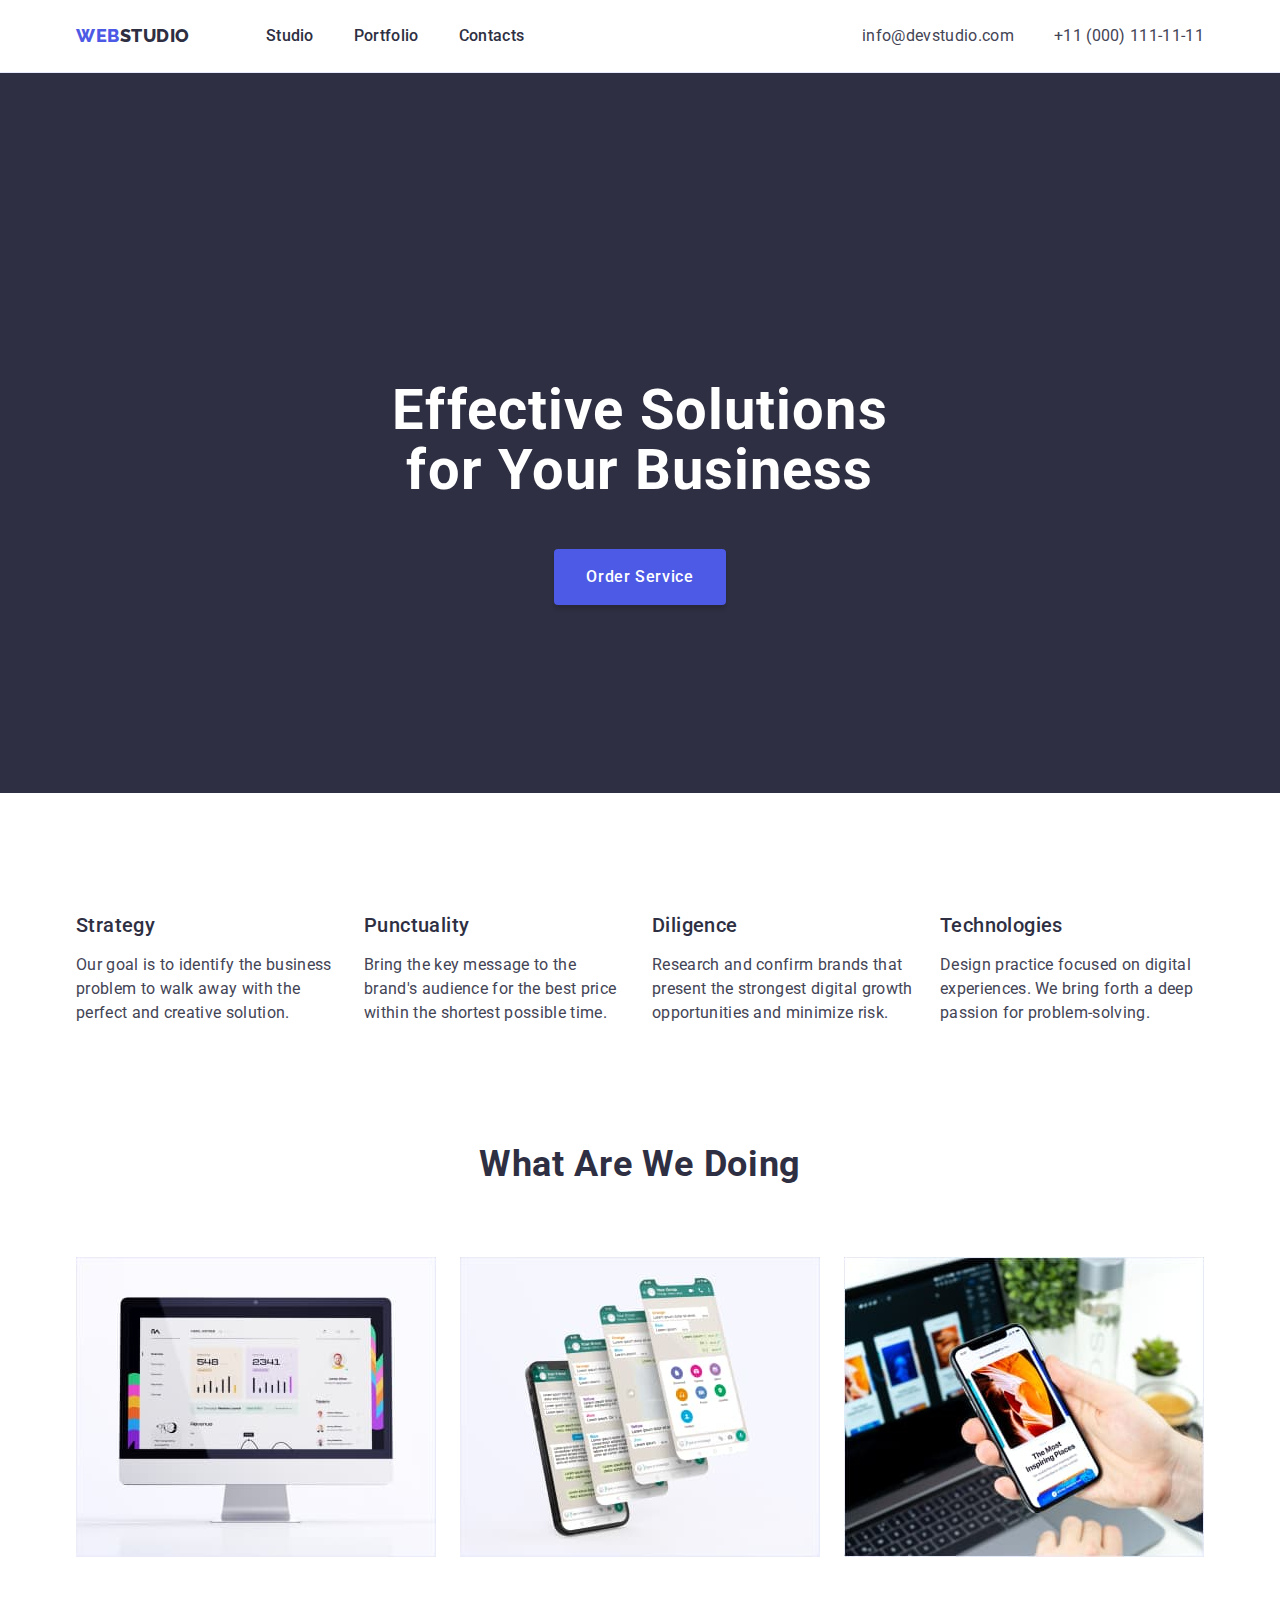
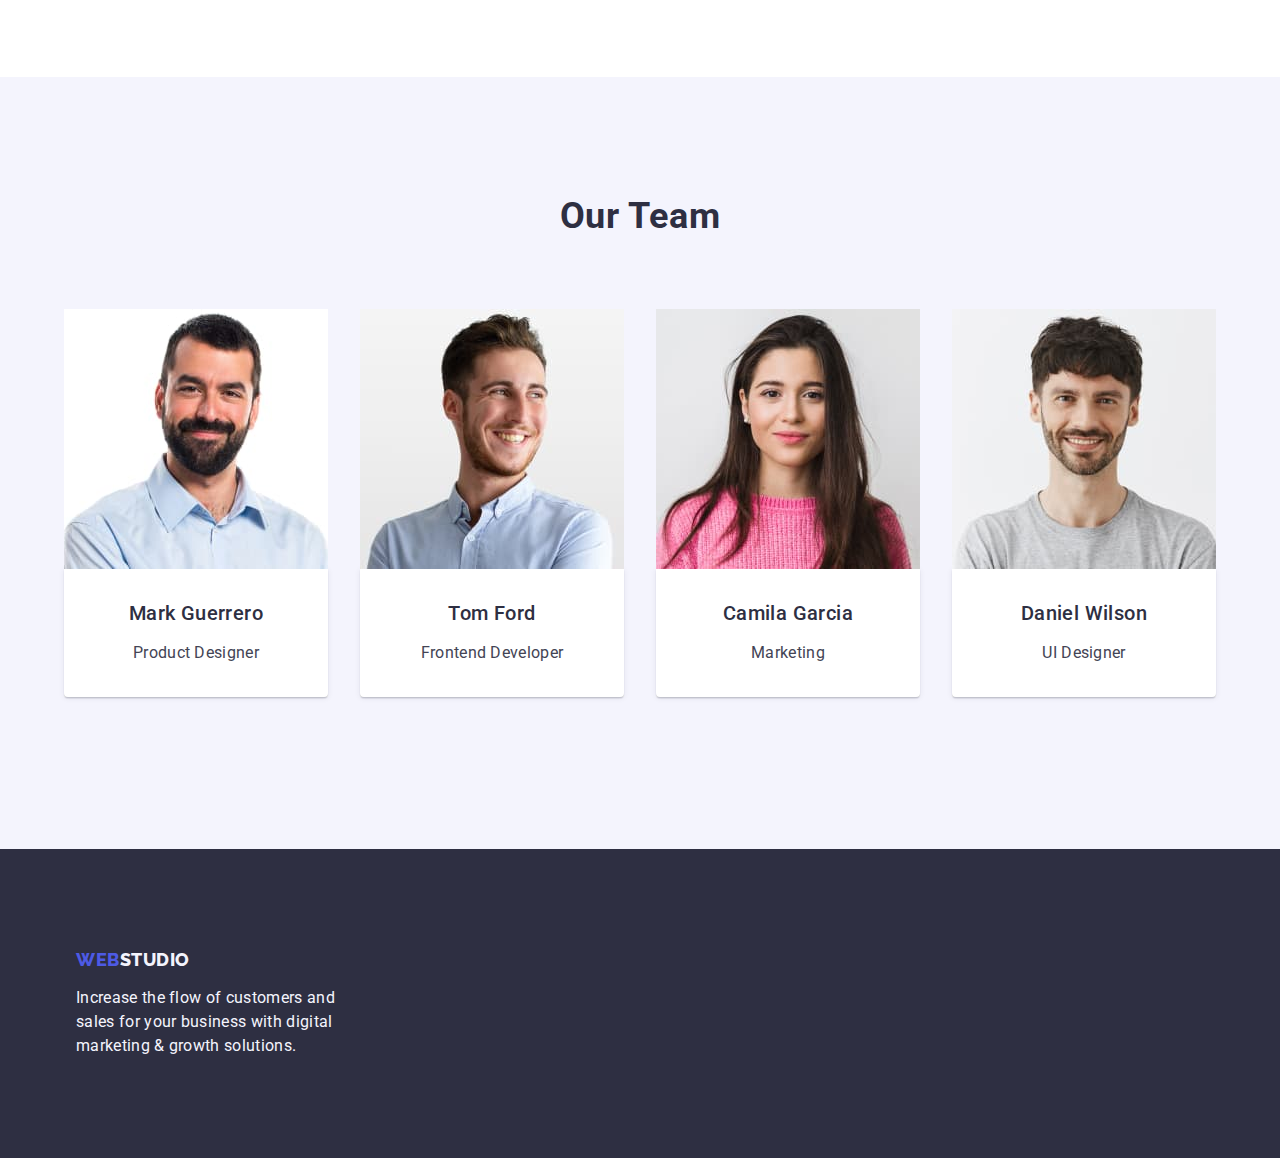
<file: index.html>
<!DOCTYPE html>
<html lang="en">
<head>
    <meta charset="UTF-8">
    <meta http-equiv="X-UA-Compatible" content="IE=edge">
    <meta name="viewport" content="width=device-width, initial-scale=1.0">
    <title>Document</title>
      <!--Normalize-->
    <link rel="stylesheet" href="https://cdn.jsdelivr.net/npm/modern-normalize@2.0.0/modern-normalize.min.css">
    
    <link rel="preconnect" href="https://fonts.googleapis.com">
    <link rel="preconnect" href="https://fonts.gstatic.com" crossorigin>
    <link href="https://fonts.googleapis.com/css2?family=Raleway:wght@800&family=Roboto:wght@400;500;700&display=swap" rel="stylesheet">
    <!--Custom style-->
    <link  rel="stylesheet" href="./css/styles.css"/> 
  
</head>

<body>
    
    <header class="header-border"> 
        <div class="container header-container">
            <nav class="header-nav">
              <a class="logo link" href="./index.html"> Web<span class="logo-studio">Studio</span> </a>
              <ul class="list header-list">
                <li>
                    <a class="nav-list link" href="./index.html"> Studio</a>
                </li>
                <li>
                    <a class="nav-list link" href="./portfolio.html"> Portfolio</a>
                </li>
                <li>
                    <a class="nav-list link" href=""> Contacts </a>
                </li>
              </ul>
            </nav>
            <address class="address link ">
                <ul class="list header-adress">
                    <li class="address">
                        <a class="link address-link" href="mailto:info@devstudio.com"> info@devstudio.com</a>
                    </li>
                    <li class="address">
                        <a class="link address-link" href="tel:+110001111111"> +11 (000) 111-11-11</a>
                    </li>
                </ul>
              </address>
        </div>
    
       </header> 

   <main>
     <!--Hero-->
     <section class="hero section"> 
        <div class="container section-one">
            <h1 class="main-title">Effective Solutions for Your Business</h1>
            <button class="button-title" type="button"> Order Service </button>
        </div>
     </section>

     <!--Section 1-->
     <section class="section-one section">
        <div class="container">
            <h2 class="visually-hidden"> section1</h2>
            <ul class="list description">
                <li class="description-list">
                    <h3 class="third-title section-one-title"> Strategy</h3>
                    <p class="paragraph">
                        Our goal is to identify the business problem to walk away with the perfect and creative solution.
                    </p>
                </li>
                <li class="description-list">
                    <h3 class="third-title section-one-title">Punctuality</h3>
                    <p class="paragraph">
                        Bring the key message to the brand's audience for the best price within the shortest possible time.
                    </p>
                </li>
                <li class="description-list">
                    <h3 class="third-title section-one-title"> Diligence </h3>
                    <p class="paragraph"> Research and confirm brands that present the strongest digital growth opportunities and minimize risk. </p>
                </li>
                <li class="description-list">
                    <h3 class="third-title section-one-title"> Technologies</h3>
                    <p class="paragraph"> Design practice focused on digital experiences. We bring forth a deep passion for problem-solving.</p>
                </li>
            </ul>
        </div>

     </section>

     <!--Section 2-->
     <section class="section">
        <div class="container">
            <h2 class="second-title work-title"> What are we doing </h2>
            <ul class="list work-list">
                <li class="work-image">
                    <img src="./images/Section-2/Monitor.jpg" alt="Monitor" height="300" width="360"/>
                </li>
                <li class="work-image">
                    <img src="./images/Section-2/Chat.jpg" alt="Chat" height="300" width="360"/>
                </li>
                <li class="work-image">
                    <img src="./images/Section-2/Mobile.jpg" alt="Mobile" height="300" width="360"/>
                </li>
            </ul>
        </div>

     </section>

     <!--Section 3-->
     <section class="section-team section">
        <div class="container">
            <h2 class="second-title team-title"> Our Team</h2>
            <ul class="list team">
                <li class="team-list">
                    <img src="./images/Section-3/Mark.jpg" alt="Mark Guerrero" height="260" width="264"/>
                    <div class="team-border">
                        <h3 class="third-title name-team">Mark Guerrero</h3>
                        <p class="paragraph-team"> Product Designer</p>
                    </div>
                </li>
                <li class="team-list">
                    <img src="./images/Section-3/Tom.jpg" alt="Tom Ford" height="260" width="264"/>
                    <div class="team-border">
                        <h3 class="third-title name-team"> Tom Ford</h3>
                        <p class="paragraph-team" > Frontend Developer</p>
                    </div>
                </li>
                <li class="team-list">
                    <img src="./images/Section-3/Camila.jpg" alt="Camila Garcia" height="260" width="264"/>
                    <div class="team-border">
                        <h3 class="third-title name-team"> Camila Garcia</h3>
                        <p class="paragraph-team"> Marketing</p>
                    </div>
                </li>
                <li class="team-list">
                    <img src="./images/Section-3/Daniel.jpg" alt="Daniel Wilson" height="260" width="264"/>
                    <div class="team-border">
                        <h3 class="third-title name-team"> Daniel Wilson</h3>
                        <p class="paragraph-team">UI Designer</p>
                    </div>
                </li>
            </ul>
        </div>

     </section>

   </main>

   <footer class="footer">
     <div class="container footer-container">
         <a class="logo link footer-link" href="./index.html"> Web<span class="logo-studio-footer">Studio</span> </a>
         <p class="paragraph-footer"> Increase the flow of customers and  sales for your business with digital  marketing & growth solutions.</p>
     </div>
   </footer>
</body> 
</html>
</file>
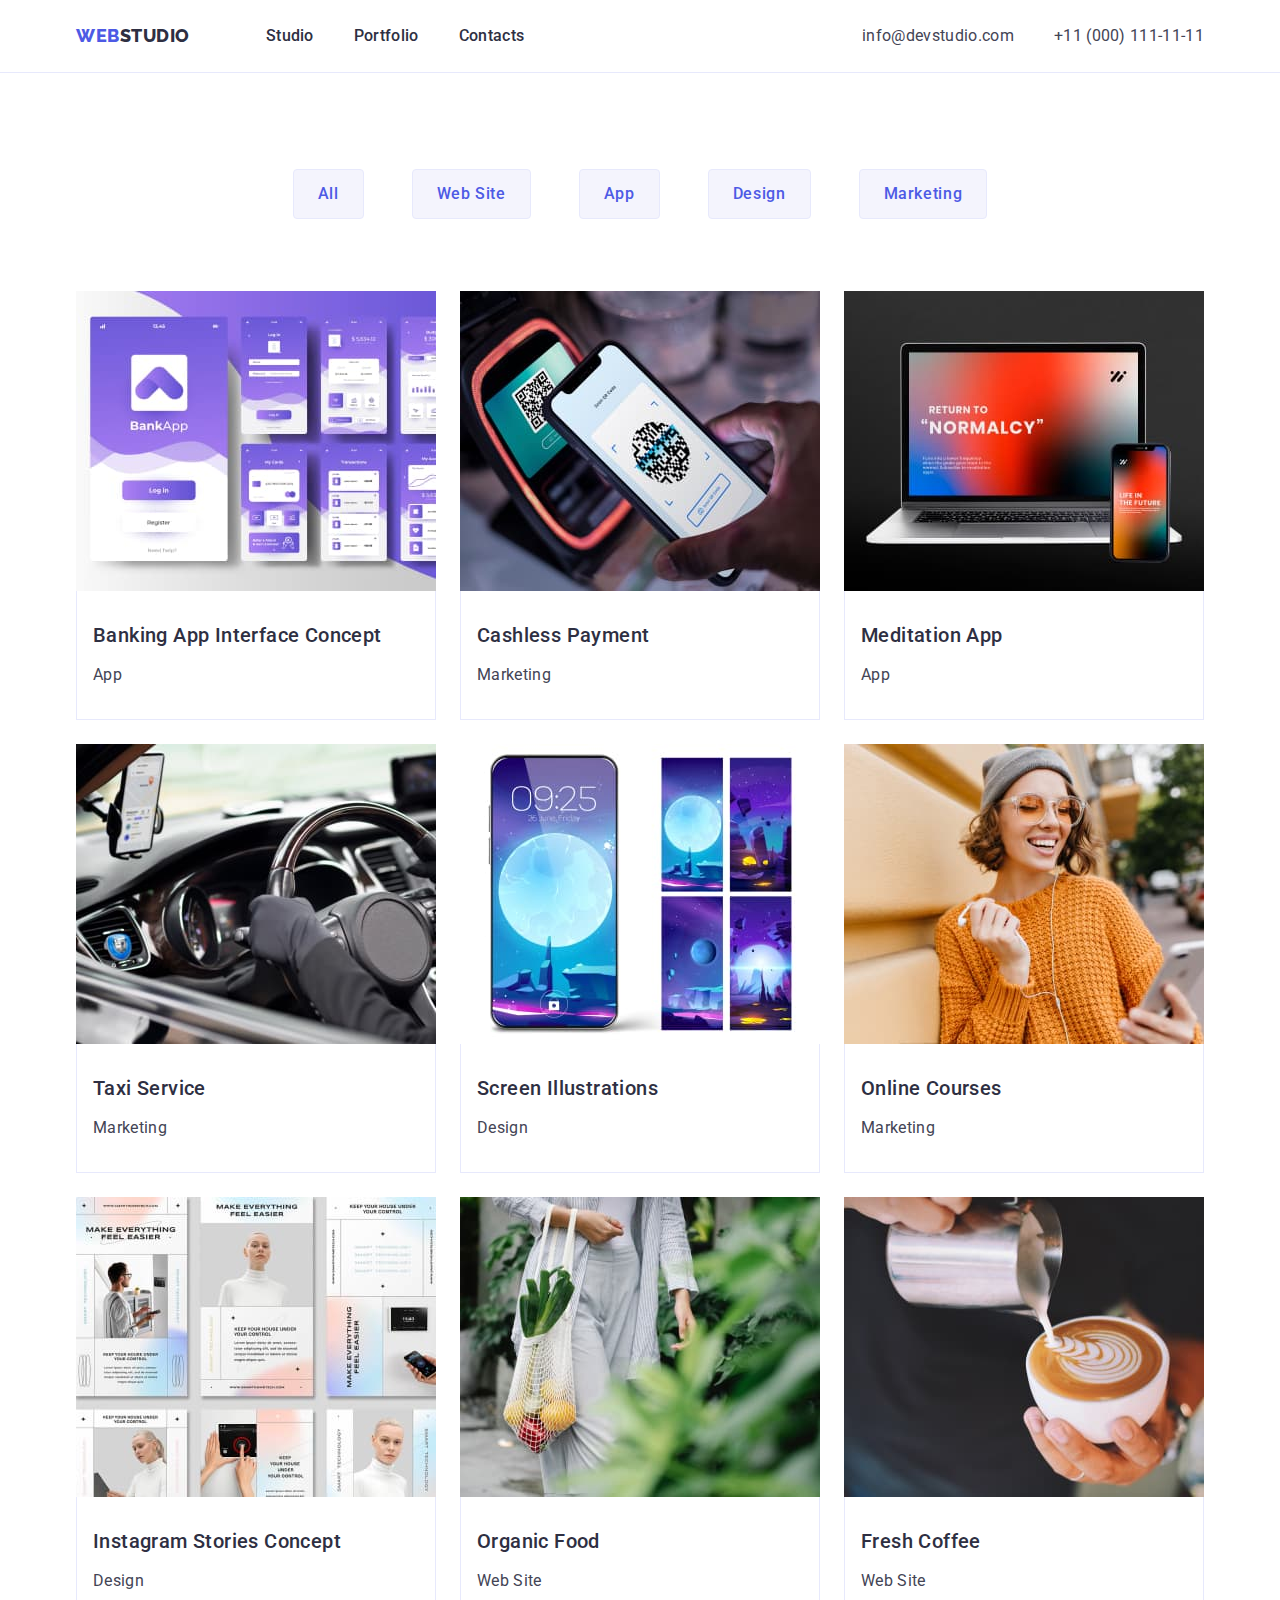
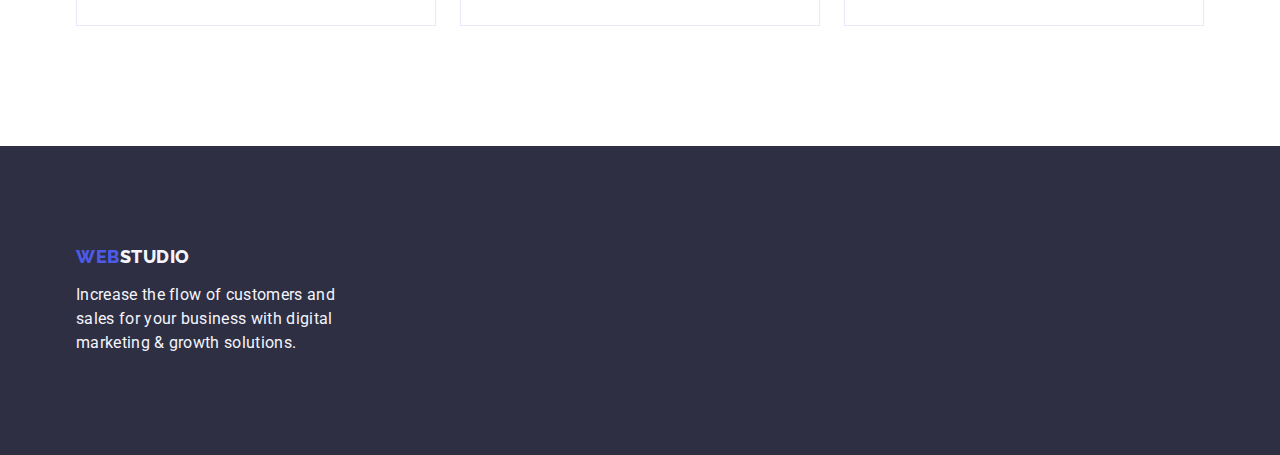
<file: portfolio.html>
<!DOCTYPE html>
<html lang="en"> 
<head>
    <meta charset="UTF-8">
    <meta http-equiv="X-UA-Compatible" content="IE=edge">
    <meta name="viewport" content="width=device-width, initial-scale=1.0">
    <title>Document</title>
    <!--Normalize-->
    <link rel="stylesheet" href="https://cdn.jsdelivr.net/npm/modern-normalize@2.0.0/modern-normalize.min.css">
    
    <link rel="preconnect" href="https://fonts.googleapis.com">
    <link rel="preconnect" href="https://fonts.gstatic.com" crossorigin>
    <link href="https://fonts.googleapis.com/css2?family=Raleway:wght@800&family=Roboto:wght@400;500;700&display=swap" rel="stylesheet">
    <!--Custom style-->
    <link  rel="stylesheet" href="./css/styles.css"/> 
    
 
</head>

<body>
    
    <header class="header-border"> 
        <div class="container header-container">
            <nav class="header-nav">
              <a class="logo link" href="./index.html"> Web<span class="logo-studio">Studio</span> </a>
              <ul class="list header-list">
                <li>
                    <a class="nav-list link" href="./index.html"> Studio</a>
                </li>
                <li>
                    <a class="nav-list link" href="./portfolio.html"> Portfolio</a>
                </li>
                <li>
                    <a class="nav-list link" href=""> Contacts </a>
                </li>
              </ul>
            </nav>
            <address class="address link ">
                <ul class="list header-adress">
                    <li class="address">
                        <a class="link address-link" href="mailto:info@devstudio.com"> info@devstudio.com</a>
                    </li>
                    <li class="address">
                        <a class="link address-link" href="tel:+110001111111"> +11 (000) 111-11-11</a>
                    </li>
                </ul>
              </address>
        </div>
    
       </header> 
    <main>
        <!--Button -->
        <section class="section-portfolio">
            <div class="container">
                <h1 class="visually-hidden"> Button</h1>
                <ul class="list meny-portfolio">
                    <li><button class="button-portfolio" type="button"> All </button> </li>
                    <li><button class="button-portfolio" type="button"> Web Site </button> </li>
                    <li><button class="button-portfolio" type="button"> App </button> </li>
                    <li><button class="button-portfolio" type="button"> Design </button> </li>
                    <li><button class="button-portfolio" type="button"> Marketing</button> </li>
                </ul>
                        
                         <!--Photo-->
                <ul class="list  gallery-portfolio card-set">
                    <li class="gallery-list card-set-item ">
                        <a class="link" href="">
                            <img src="./images/hw-2/img01.jpg" alt="Banking App Interface Concept" width="360" height="300">
                            <div class="border-portfolio">
                                <h2 class="third-title title-gallery"> Banking App Interface Concept </h2>
                                <p class="paragraph"> App </p>
                            </div>
                        </a>
                    </li>
                    <li class="gallery-list card-set-item ">
                        <a class="link" href="">
                            <img src="./images/hw-2/img02.jpg" alt="Cashless Payment" width="360" height="300">
                            <div class="border-portfolio ">
                                <h2 class="third-title title-gallery"> Cashless Payment</h2>
                                <p class="paragraph"> Marketing</p>
                            </div>
                        </a>
                    </li>
                    <li class="gallery-list card-set-item ">
                        <a class="link" href="">
                            <img src="./images/hw-2/img03.jpg" alt="Meditation App" width="360" height="300">
                            <div class="border-portfolio">
                                <h2 class="third-title title-gallery"> Meditation App</h2>
                                <p class="paragraph"> App</p>
                            </div>
                        </a>
                    </li>
                    <li class="gallery-list card-set-item ">
                        <a class="link" href="">
                            <img src="./images/hw-2/img04.jpg" alt="Taxi Service" width="360" height="300">
                            <div class="border-portfolio">
                                <h2 class="third-title title-gallery"> Taxi Service</h2>
                                <p class="paragraph"> Marketing</p>
                            </div>
                        </a>
                    </li>
                    <li class="gallery-list card-set-item ">
                        <a class="link" href="">
                            <img src="./images/hw-2/img05.jpg" alt="Screen Illustrations" width="360" height="300">
                            <div class="border-portfolio">
                                <h2 class="third-title title-gallery"> Screen Illustrations</h2>
                                <p class="paragraph"> Design</p>
                            </div>
                        </a>
                    </li>
                    <li class="gallery-list card-set-item ">
                        <a class="link" href="">
                            <img src="./images/hw-2/img06.jpg" alt="Online Courses" width="360" height="300">
                            <div class="border-portfolio">
                                <h2 class="third-title title-gallery"> Online Courses</h2>
                                <p class="paragraph"> Marketing</p>
                            </div>
                        </a>
                    </li>
                    <li class="gallery-list card-set-item ">
                        <a class="link" href="">
                            <img src="./images/hw-2/img07.jpg" alt="Instagram Stories Concept" width="360" height="300">
                            <div class="border-portfolio">
                                <h2 class="third-title title-gallery"> Instagram Stories Concept</h2>
                                <p class="paragraph"> Design</p>
                            </div>
                        </a>
                    </li>
                    <li class="gallery-list card-set-item ">
                        <a class="link" href="">
                            <img src="./images/hw-2/img08.jpg" alt="Organic Food" width="360" height="300">
                            <div class="border-portfolio">
                                <h2 class="third-title title-gallery"> Organic Food</h2>
                                <p class="paragraph"> Web Site</p>
                            </div>
                        </a>
                    </li>
                    <li class="gallery-list card-set-item ">
                        <a class="link" href="">
                            <img src="./images/hw-2/img09.jpg" alt="Fresh Coffee" width="360" height="300">
                            <div class="border-portfolio">
                                <h2 class="third-title title-gallery"> Fresh Coffee</h2>
                                <p class="paragraph"> Web Site</p>
                            </div>
                        </a>
                    </li>
                </ul>
            </div>

        </section>

    </main>

    <footer class="footer">
        <div class="container footer-container">
            <a class="logo link footer-link" href="./index.html"> Web<span class="logo-studio-footer">Studio</span> </a>
            <p class="paragraph-footer"> Increase the flow of customers and  sales for your business with digital  marketing & growth solutions.</p>
        </div>
      </footer>

</body>


</html>
</file>
<file: css/styles.css>
:root{
    --brand-color:#434455;
    --drand-white-color:#FFFFFF;
    --logo-web-color: #4D5AE5;
    --logo-studio-color: #2E2F42;
    --secondry-brand-color: #2E2F42;
    --hover-focus-color:  #404BBF;
    --brand-iris-color: #4D5AE5;
    --cloud-color: #F4F4FD;
    --cornflowe: #E7E9FC;
    --primary-font: 'Roboto', sans-serif;
    --indent: 24px;
    --items: 3;

}

*,
*::before,
*::after{
    box-sizing: border-box;
}

/* Common styles*/

body{
    font-family: 'Roboto', sans-serif; ;
    color: var(--brand-color);
    background-color: var(--drand-white-color);
    font-style: normal;
    font-weight: 400;
    font-size: 16px;
    line-height: 1.5;
    letter-spacing: 0.02em;
}

/*Reset*/
h1,
h2,
h3,
h4,
h5,
h6,
p {
  margin: 0;
}

img {
  display: block;
}


.list,
ul,
ol{
    list-style: none;
    margin: 0;
    padding: 0;
}

.link,
a{
    text-decoration: none;
    color: currentColor;
}

.btn,
button{
    font-family: inherit;
    cursor: pointer;
}

.visually-hidden {
    position: absolute;
    width: 1px;
    height: 1px;
    margin: -1px;
    border: 0;
    padding: 0;
    
    white-space: nowrap;
    clip-path: inset(100%);
    clip: rect(0 0 0 0);
    overflow: hidden;
  }

/* Base styles*/
.section{
    padding-bottom: 120px;
}

.container{
    width: 1158px;
    margin-left: auto;
    margin-right: auto;
    padding-left: 15px;
    padding-right: 15px;
}

.card-set{
    display: flex;
    flex-wrap: wrap;
    gap: var(--indent);
}

.card-set-item{
    width: calc((100%-var(--indent)*(var(--items-1)))/var(--items));
}


/*Header styles*/

header{
    background-color: var(--drand-white-color);
}

.header-border{
    border-bottom: 1px solid var(--cornflowe);
}

.header-container{
    display: flex;
    justify-content: space-between;
    align-items: center;
    flex-shrink: 0;
}

.header-nav{
    display: flex;
    align-items: center;
}

.logo{
    font-family: 'Raleway', sans-serif;
    font-weight: 800;
    font-size: 18px;
    line-height: 1.17;
    letter-spacing: 0.03em;
    text-transform: uppercase;
    color: var(--logo-web-color);
    margin-right: 76px;
}

.logo-studio{
    color: var(--logo-studio-color);
}

.header-list{
    display: flex;
    align-items: center;
    gap: 40px;
    padding: 24px 0;
}

.nav-list{
    font-weight: 500;
    line-height: 1.5;
    letter-spacing: 0.02em;
    color: var(--secondry-brand-color);
    padding: 24px 0;
}

.address{
    font-family: inherit;
    font-style: normal;
    color: var(--brand-color);
    
}

.header-adress{
    display: flex;
    align-items: center;
    gap: 40px;
}
.address-link{

}

.address-link:hover,
.address-link:focus{
    color: var(--hover-focus-color);
}

.nav-list:hover,
.nav-list:focus{
    color: var(--hover-focus-color);
}



/*main*/
.hero{
    background-color: var(--secondry-brand-color);
    padding-top: 188px;
    padding-bottom: 188px;
}

.section-one{
   padding-top: 120px;
}
    


.main-title{
    font-weight: 700;
    font-size: 56px;
    line-height: 1.07;
    text-align: center;
    letter-spacing: 0.02em;
    color: var(--drand-white-color);
    display: flex;
    width: 496px;
    flex-direction: column;
    flex-shrink: 0;
    margin: 0 auto;
    padding-bottom: 48px;
    max-width: 496px; 
}

.button-title{
    background-color: var(--brand-iris-color);
    color: var(--drand-white-color);
    font-size: 16px;
    letter-spacing: 0.04em;
    font-weight: 500;
    line-height: 1.5;
    display: inline-flex;
    padding: 16px 32px;
    align-items: flex-start;
    margin-left: auto;
    margin-right: auto;
    display: block;
    min-width: 169px;
    height: 56px;
    border: none;
    border-radius: 4px;
    background: var(--brand-iris-color, #4D5AE5);
    box-shadow: 0px 4px 4px 0px rgba(0, 0, 0, 0.15);
}

.button-title:hover,
.button-title:focus{
    background-color: var(--hover-focus-color);
}

.third-title{
    font-weight: 500;
    font-size: 20px;
    line-height: 1.2;
    letter-spacing: 0.02em;
    color: var(--secondry-brand-color);
    padding-bottom: 8px;
    }

.description{
    display: flex;
    align-items: center;
    justify-content: space-between;
    gap: 24px;
}

.description-list{
    width: 264px;
}

.paragraph{

}

.second-title{
    font-weight: 700;
    font-size: 36px;
    line-height: 1.11;
    letter-spacing: 0.02em;
    text-align: center;
    text-transform: capitalize;
    color: var(--secondry-brand-color);
}

.section-one-title{
    margin-bottom: 8px;
}

.work-title{
   /* padding-bottom: 72px;*/
   margin-bottom: 72px;
}

.work-list{
    display: flex;
    gap: 24px;
}

.work-image{
    width: calc((100% - 48px) / 3);
}

.section-team{
    background-color: var(--cloud-color);
}


.team-list{
    background-color: var(--drand-white-color);
}

.team-title{
    padding-top: 120px;
    padding-bottom: 72px;
}

.team{
    display: flex;
    padding: 0px 0px 32px 0px;

    justify-content: center;
    align-items: center;
    gap: 32px;
}

.team-border{
    padding-top: 32px;
    padding-bottom: 32px;
    display: flex;
    width: 264px;
    flex-direction: column;
    justify-content: center;
    align-items: center;
    gap: 8px;
    border-radius: 0px 0px 4px 4px;
    background: var(--white, #FFF);
    box-shadow: 0px 2px 1px 0px rgba(46, 47, 66, 0.08), 0px 1px 1px 0px rgba(46, 47, 66, 0.16), 0px 1px 6px 0px rgba(46, 47, 66, 0.08);
}
.footer{
    background-color: var(--secondry-brand-color);
    padding-top: 100px;
    padding-bottom: 100px;
}

.footer-link{
    display: inline-block;
    margin-bottom: 16px;
}

.logo-studio-footer{
    color: var(--cloud-color);
}

.paragraph-footer{
    color: var(--cloud-color);
    width: 264px;
}

.button-portfolio{
    font-weight: 500;
    font-size: 16px;
    text-align: center;
    line-height: 1.5;
    letter-spacing: 0.04em;
    color: var(--brand-iris-color);
    background-color: var(--cloud-color);
    padding: 12px 24px;
    justify-content: center;
    align-items: center;
    border-radius: 4px;
    border: 1px solid var(--cornflower, #E7E9FC);
    background: var(--cloud, #F4F4FD);
}

.button-portfolio:hover,
.button-portfolio:focus{
    background-color: var(--hover-focus-color);
    color: var(--drand-white-color);
}

.gallery-list{
    background-color: var(--drand-white-color);
}

.gallery-portfolio{
    padding-bottom: 120px;
}

.meny-portfolio{
    padding-top: 96px;
    padding-bottom: 72px;
    display: flex;
    align-items: center;
    justify-content: center;
    gap: 48px;
}

.border-portfolio{
    display: flex;
    width: 360px;
    padding: 32px 0px 32px 16px;
    flex-direction: column;
    align-items: flex-start;
    gap: 8px;
    flex-shrink: 0;
    border-bottom: 1px solid var(--cornflowe, #E7E9FC);
    border-left: 1px solid var(--cornflowe, #E7E9FC);
    border-right: 1px solid var(--cornflowe, #E7E9FC);
    background: var(--drand-white-color, #FFF);
}
</file>
